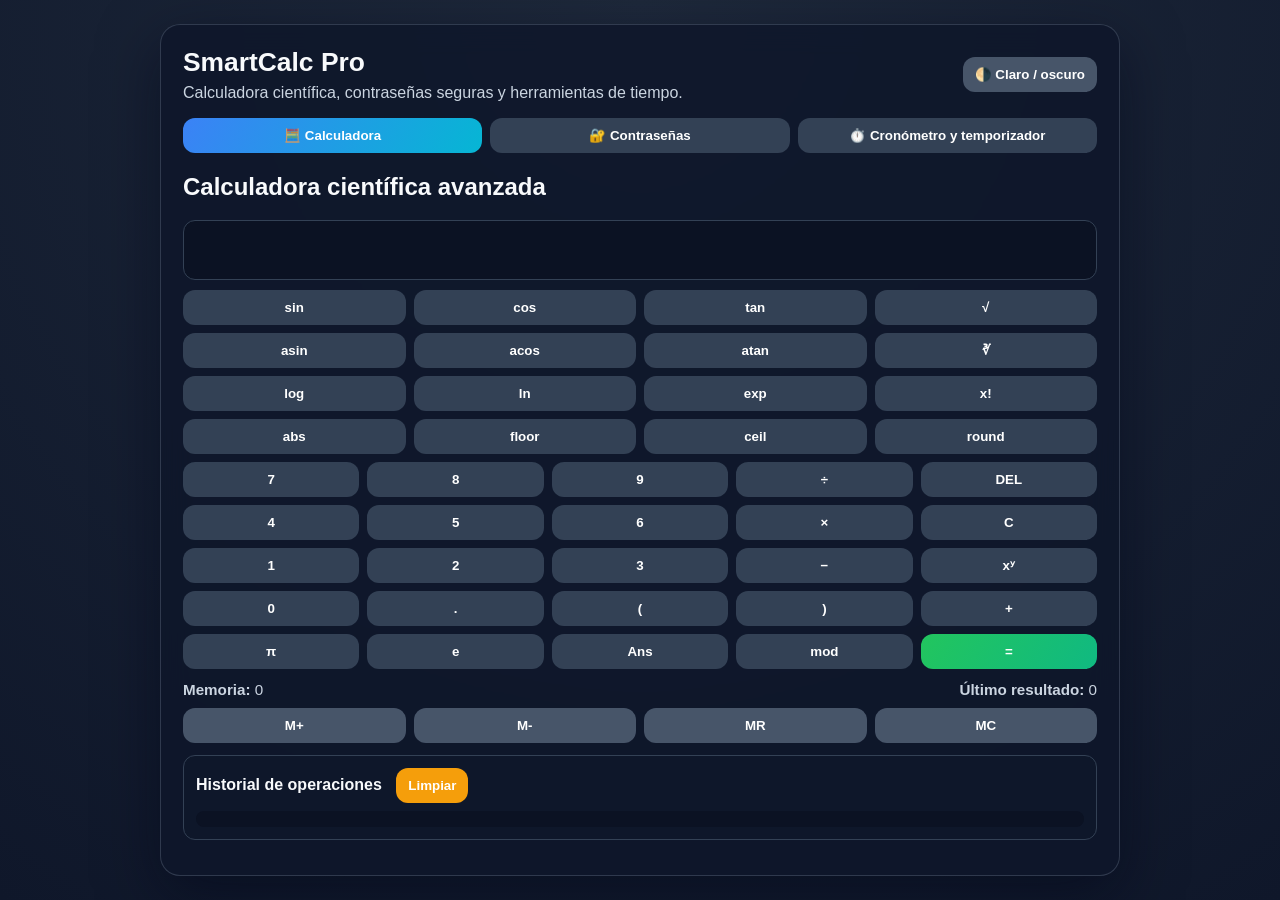
<file: index.html>
<!DOCTYPE html>
<html lang="es">
<head>
  <meta charset="UTF-8">
  <meta name="viewport" content="width=device-width, initial-scale=1.0">
  <title>SmartCalc Pro</title>
  <link rel="stylesheet" href="styles.css">
</head>
<body>
  <main class="app-shell">
    <header class="app-header">
      <div>
        <h1>SmartCalc Pro</h1>
        <p>Calculadora científica, contraseñas seguras y herramientas de tiempo.</p>
      </div>
      <button class="mode-btn" onclick="toggleMode()">🌗 Claro / oscuro</button>
    </header>

    <nav class="tab-bar">
      <button id="tabCalc" class="tab-btn active" onclick="showTool('calculatorTool')">🧮 Calculadora</button>
      <button id="tabPass" class="tab-btn" onclick="showTool('passwordTool')">🔐 Contraseñas</button>
      <button id="tabTime" class="tab-btn" onclick="showTool('timeTool')">⏱️ Cronómetro y temporizador</button>
    </nav>

    <section id="calculatorTool" class="tool active">
      <h2>Calculadora científica avanzada</h2>
      <input class="calc-display" id="calcDisplay" disabled aria-label="Pantalla de calculadora">

      <div class="calc-functions">
        <button onclick="press('sin(')">sin</button><button onclick="press('cos(')">cos</button><button onclick="press('tan(')">tan</button><button onclick="press('sqrt(')">√</button>
        <button onclick="press('asin(')">asin</button><button onclick="press('acos(')">acos</button><button onclick="press('atan(')">atan</button><button onclick="press('cbrt(')">∛</button>
        <button onclick="press('log(')">log</button><button onclick="press('ln(')">ln</button><button onclick="press('exp(')">exp</button><button onclick="press('fact(')">x!</button>
        <button onclick="press('abs(')">abs</button><button onclick="press('floor(')">floor</button><button onclick="press('ceil(')">ceil</button><button onclick="press('round(')">round</button>
      </div>

      <div class="calc-grid">
        <button onclick="press('7')">7</button><button onclick="press('8')">8</button><button onclick="press('9')">9</button><button onclick="press('/')">÷</button><button onclick="deleteLast()">DEL</button>
        <button onclick="press('4')">4</button><button onclick="press('5')">5</button><button onclick="press('6')">6</button><button onclick="press('*')">×</button><button onclick="clearCalc()">C</button>
        <button onclick="press('1')">1</button><button onclick="press('2')">2</button><button onclick="press('3')">3</button><button onclick="press('-')">−</button><button onclick="press('^')">xʸ</button>
        <button onclick="press('0')">0</button><button onclick="press('.')">.</button><button onclick="press('(')">(</button><button onclick="press(')')">)</button><button onclick="press('+')">+</button>
        <button onclick="insertConstant('PI')">π</button><button onclick="insertConstant('E')">e</button><button onclick="insertLastAnswer()">Ans</button><button onclick="press('%')">mod</button><button class="equal" onclick="calculate()">=</button>
      </div>

      <div class="status-row">
        <span><strong>Memoria:</strong> <span id="memoryValue">0</span></span>
        <span><strong>Último resultado:</strong> <span id="lastAnswer">0</span></span>
      </div>
      <div class="memory-row">
        <button class="subtle-btn" onclick="memoryAdd()">M+</button>
        <button class="subtle-btn" onclick="memorySubtract()">M-</button>
        <button class="subtle-btn" onclick="memoryRecall()">MR</button>
        <button class="subtle-btn" onclick="memoryClear()">MC</button>
      </div>

      <div class="section">
        <strong>Historial de operaciones</strong>
        <button class="warning-btn" onclick="clearCalcHistory()">Limpiar</button>
        <div class="history" id="calcHistory"></div>
      </div>
    </section>

    <section id="passwordTool" class="tool">
      <h2>Generador de contraseñas premium</h2>
      <div id="password">Pulsa generar</div>
      <div class="action-row">
        <button onclick="generatePassword()">Generar</button>
        <button onclick="copyPassword()">Copiar</button>
      </div>

      <div class="options">
        <p>Longitud: <span id="lengthValue">16</span></p>
        <input type="range" min="6" max="64" value="16" id="length">
        <label><input type="checkbox" id="upper" checked> Mayúsculas</label>
        <label><input type="checkbox" id="lower" checked> Minúsculas</label>
        <label><input type="checkbox" id="numbers" checked> Números</label>
        <label><input type="checkbox" id="symbols" checked> Símbolos</label>
        <label><input type="checkbox" id="excludeSimilar"> Excluir ambiguos (O,0,l,1,I)</label>
      </div>

      <div class="strength"><div class="strength-bar" id="strengthBar"></div></div>
      <div id="strengthText">Fortaleza: -</div>
      <p id="passwordTip"></p>

      <div class="section">
        <strong>Historial generado</strong>
        <button class="warning-btn" onclick="clearPasswordHistory()">Limpiar</button>
        <div class="history" id="history"></div>
      </div>
    </section>

    <section id="timeTool" class="tool">
      <h2>Cronómetro y temporizador</h2>

      <div class="time-card">
        <h3>Cronómetro</h3>
        <div id="stopwatchDisplay" class="time-display">00:00:00.00</div>
        <div class="action-row">
          <button onclick="startStopwatch()">Iniciar</button>
          <button onclick="pauseStopwatch()">Pausar</button>
          <button onclick="resetStopwatch()">Reiniciar</button>
          <button onclick="lapStopwatch()">Vuelta</button>
        </div>
        <div id="lapList" class="history"></div>
      </div>

      <div class="time-card">
        <h3>Temporizador</h3>
        <div class="timer-inputs">
          <input id="timerMinutes" type="number" min="0" max="180" value="5"> min
          <input id="timerSeconds" type="number" min="0" max="59" value="0"> seg
        </div>
        <div id="timerDisplay" class="time-display">05:00</div>
        <div class="action-row">
          <button onclick="startTimer()">Iniciar</button>
          <button onclick="pauseTimer()">Pausar</button>
          <button onclick="resetTimer()">Reiniciar</button>
        </div>
      </div>
    </section>
  </main>

  <div id="toast" class="toast" role="status" aria-live="polite"></div>
  <script src="app.js"></script>
</body>
</html>
</file>
<file: styles.css>
:root {
  --bg1:#0f172a;
  --bg2:#1e293b;
  --panel:#0b1223;
  --card:#111b31;
  --text:#f8fafc;
  --muted:#cbd5e1;
  --primary:#3b82f6;
  --secondary:#06b6d4;
  --success:#22c55e;
  --danger:#ef4444;
  --warning:#f59e0b;
}
*{box-sizing:border-box}
body{
  margin:0;
  font-family:Inter,Segoe UI,Arial,sans-serif;
  background:radial-gradient(circle at top,var(--bg2),var(--bg1));
  color:var(--text);
  min-height:100vh;
  display:flex;
  justify-content:center;
  padding:24px;
}
.app-shell{
  width:min(960px,100%);
  background:rgba(15,23,42,.86);
  border:1px solid rgba(148,163,184,.25);
  border-radius:20px;
  backdrop-filter:blur(14px);
  box-shadow:0 20px 60px rgba(2,6,23,.5);
  padding:22px;
}
.app-header{display:flex;justify-content:space-between;gap:12px;align-items:center}
h1{margin:0;font-size:1.65rem}
.app-header p{margin:.35rem 0 0;color:var(--muted)}
.tab-bar{display:grid;grid-template-columns:repeat(3,1fr);gap:8px;margin:16px 0}
.tab-btn,.mode-btn,button{
  border:none;border-radius:12px;padding:10px 12px;font-weight:600;cursor:pointer;color:white;
  transition:.2s transform,.2s filter;
}
button:hover{filter:brightness(1.08)}
button:active{transform:translateY(1px) scale(.985)}
.tab-btn{background:#334155}
.tab-btn.active{background:linear-gradient(120deg,var(--primary),var(--secondary))}
.mode-btn{background:#475569}
.tool{display:none;animation:fade .24s ease}
.tool.active{display:block}
@keyframes fade{from{opacity:0;transform:translateY(8px)}to{opacity:1;transform:translateY(0)}}

.calc-display{
  width:100%;height:60px;background:var(--panel);color:var(--text);border:1px solid #334155;
  border-radius:12px;padding:0 12px;font-size:1.5rem;margin-bottom:10px
}
.calc-functions,.calc-grid,.memory-row,.action-row{display:grid;gap:8px}
.calc-functions{grid-template-columns:repeat(4,1fr);margin-bottom:8px}
.calc-grid{grid-template-columns:repeat(5,1fr)}
.memory-row{grid-template-columns:repeat(4,1fr);margin:10px 0}
button{background:#334155}
.equal{background:linear-gradient(120deg,var(--success),#10b981)}
.subtle-btn{background:#475569}
.warning-btn{background:var(--warning);margin-left:10px}
.status-row{display:flex;justify-content:space-between;gap:8px;font-size:.95rem;color:var(--muted);margin-top:12px}

.section,.time-card{
  background:rgba(15,23,42,.7);border:1px solid #334155;padding:12px;border-radius:12px;margin-top:12px
}
.history{max-height:140px;overflow:auto;background:var(--panel);padding:8px;border-radius:10px;margin-top:8px;font-size:.85rem}
.history div{padding:4px 0;border-bottom:1px solid rgba(148,163,184,.25)}
.history div:last-child{border-bottom:none}

#password{background:var(--panel);border:1px solid #334155;padding:14px;border-radius:10px;word-break:break-all;margin:8px 0}
.options{display:grid;gap:6px;color:var(--muted);margin:10px 0}
.strength{height:8px;background:#111827;border-radius:8px;overflow:hidden}
.strength-bar{height:100%;width:0;background:red;transition:.3s}

.time-display{font-size:2rem;text-align:center;font-weight:700;background:var(--panel);padding:10px;border-radius:10px;margin:10px 0}
.timer-inputs{display:flex;gap:8px;align-items:center}
.timer-inputs input{width:90px;padding:8px;border-radius:8px;border:1px solid #334155;background:var(--panel);color:var(--text)}

.toast{position:fixed;bottom:20px;left:50%;transform:translateX(-50%);background:#020617;color:#fff;border:1px solid #334155;padding:10px 14px;border-radius:10px;opacity:0;pointer-events:none;transition:.2s}
.toast.show{opacity:1}

.light{background:#f1f5f9;color:#0f172a}
.light .app-shell{background:rgba(255,255,255,.95);border-color:#cbd5e1;color:#0f172a}
.light .app-header p,.light .status-row,.light .options{color:#475569}
.light .calc-display,.light #password,.light .history,.light .section,.light .time-card,.light .time-display,.light .timer-inputs input{background:#e2e8f0;color:#0f172a;border-color:#cbd5e1}
.light button{color:white}
</file>
